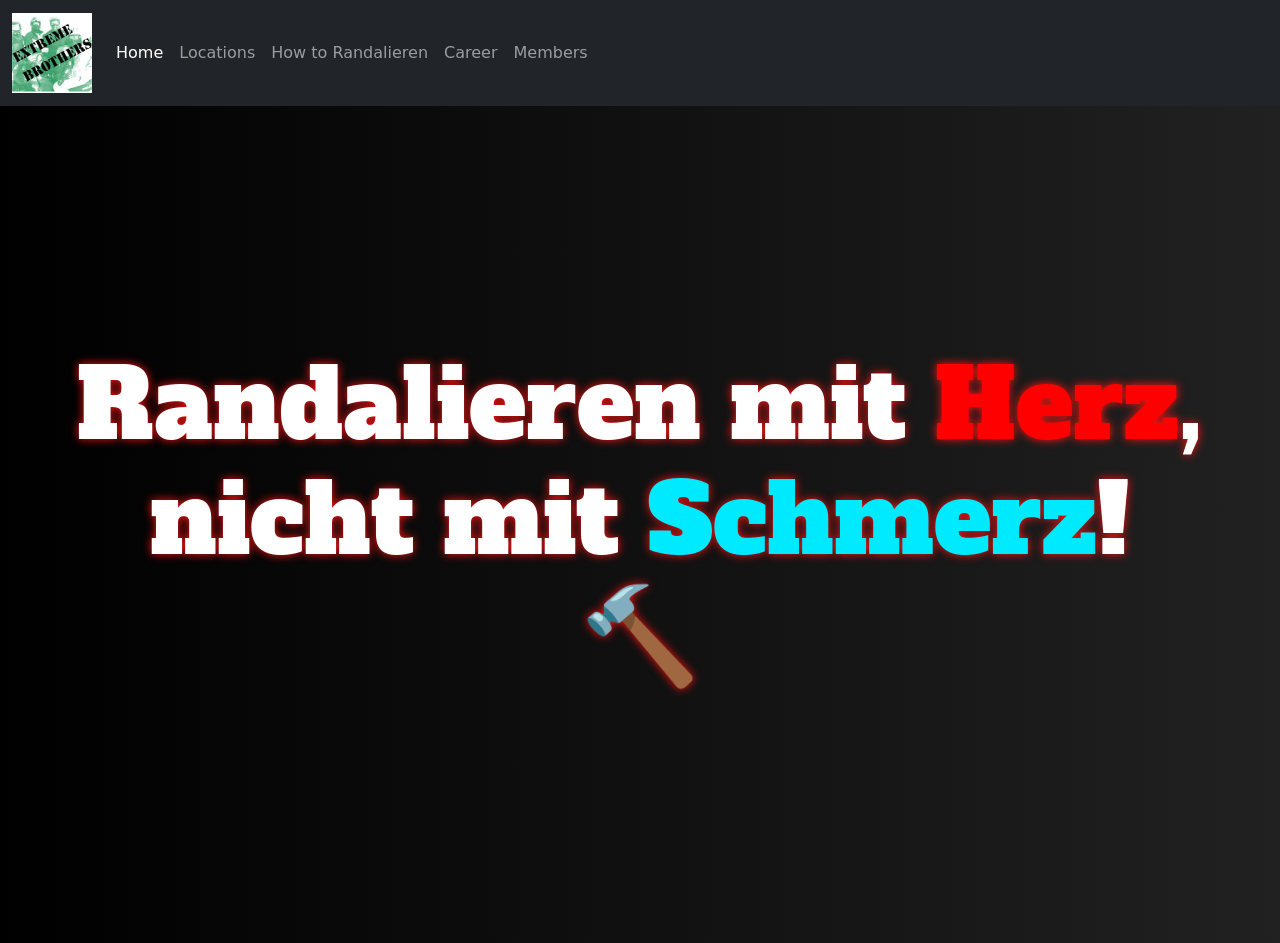
<file: index.html>
<!DOCTYPE html>
<html lang="en">
<head>
  <meta charset="UTF-8">
  <meta name="viewport" content="width=device-width, initial-scale=1.0">
  <title>Home</title>

  <link rel="stylesheet" href="../css/styles.css">
  <!-- Bootstrap CSS -->
  <link href="https://cdn.jsdelivr.net/npm/bootstrap@5.3.8/dist/css/bootstrap.min.css" rel="stylesheet" integrity="sha384-sRIl4kxILFvY47J16cr9ZwB07vP4J8+LH7qKQnuqkuIAvNWLzeN8tE5YBujZqJLB" crossorigin="anonymous">

  <link rel="preconnect" href="https://fonts.googleapis.com">
  <link rel="preconnect" href="https://fonts.gstatic.com" crossorigin>
  <link href="https://fonts.googleapis.com/css2?family=Alfa+Slab+One&family=Comic+Relief:wght@400;700&display=swap" rel="stylesheet">
</head>
<body>

<nav class="navbar navbar-expand-lg bg-dark navbar-dark">
  <div class="container-fluid">
    <a class="navbar-brand" href="#"> <img src="../img/extremebrothers.jpg" alt="Logo" height="80px" width="80px"> </a>
    <button class="navbar-toggler" type="button" data-bs-toggle="collapse" data-bs-target="#navbarNavAltMarkup" aria-controls="navbarNavAltMarkup" aria-expanded="false" aria-label="Toggle navigation">
      <span class="navbar-toggler-icon"></span>
    </button>
    <div class="collapse navbar-collapse" id="navbarNavAltMarkup">
      <div class="navbar-nav">
        <a class="nav-link active" aria-current="page" href="index.html">Home</a>
        <a class="nav-link" href="locations.html">Locations</a>
        <a class="nav-link" href="how-to-randalieren.html">How to Randalieren</a>
        <a class="nav-link" href="career.html">Career</a>
        <a class="nav-link" href="members.html">Members</a>
      </div>
    </div>
  </div>
</nav>

  <article class="index_article">
  <h1 class="index_bigtext">Randalieren mit <span id="heart">Herz</span>, <br>nicht mit <span id="pain">Schmerz</span>! <br>🔨</h1>
  </article>

  <script src="https://cdn.jsdelivr.net/npm/bootstrap@5.3.8/dist/js/bootstrap.bundle.min.js" integrity="sha384-FKyoEForCGlyvwx9Hj09JcYn3nv7wiPVlz7YYwJrWVcXK/BmnVDxM+D2scQbITxI" crossorigin="anonymous"></script>
</body>
</html>
</file>
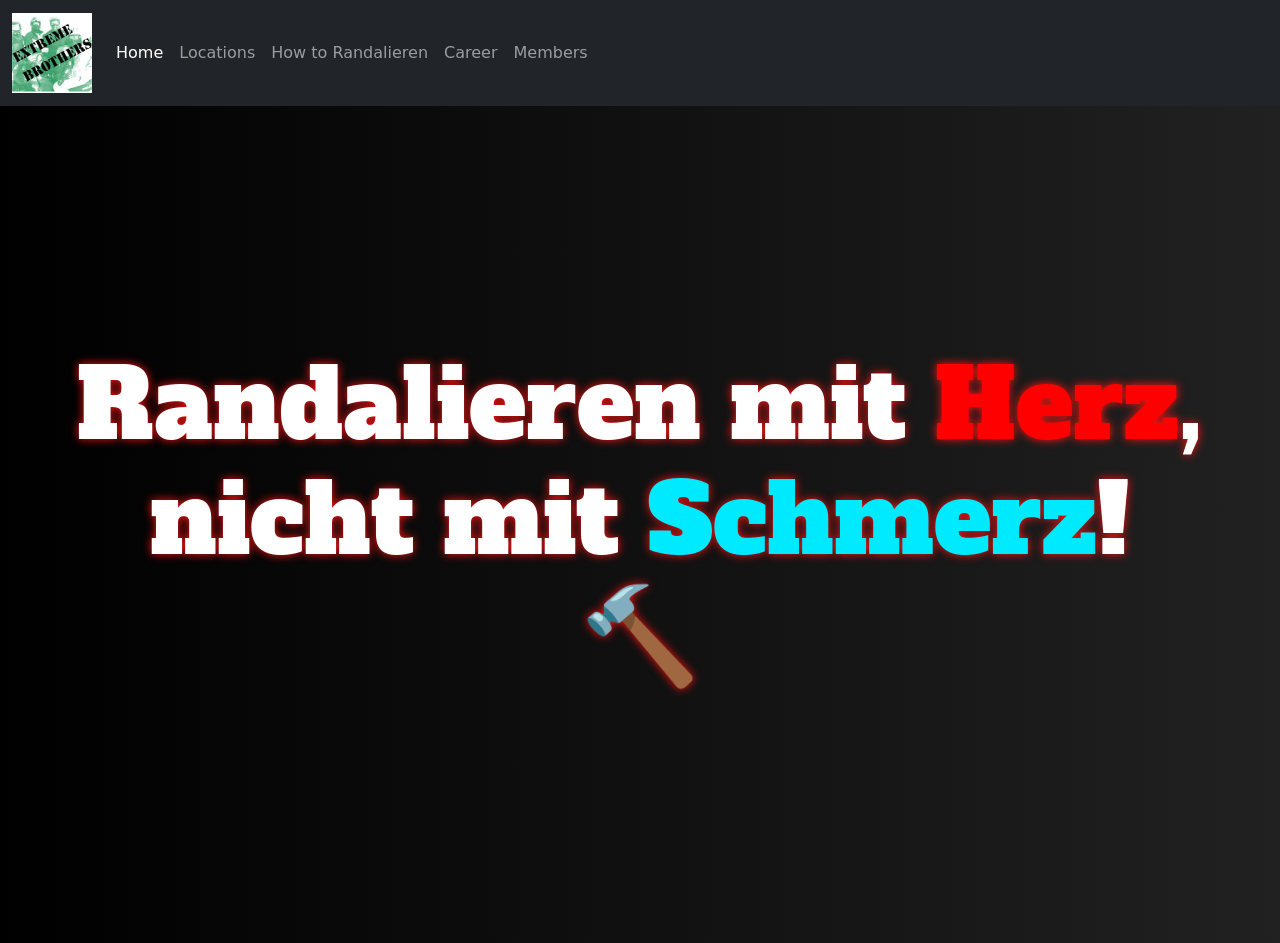
<file: html/index.html>
<!DOCTYPE html>
<html lang="en">
<head>
  <meta charset="UTF-8">
  <meta name="viewport" content="width=device-width, initial-scale=1.0">
  <title>Home</title>

  <link rel="stylesheet" href="../css/styles.css">
  <!-- Bootstrap CSS -->
  <link href="https://cdn.jsdelivr.net/npm/bootstrap@5.3.8/dist/css/bootstrap.min.css" rel="stylesheet" integrity="sha384-sRIl4kxILFvY47J16cr9ZwB07vP4J8+LH7qKQnuqkuIAvNWLzeN8tE5YBujZqJLB" crossorigin="anonymous">

  <link rel="preconnect" href="https://fonts.googleapis.com">
  <link rel="preconnect" href="https://fonts.gstatic.com" crossorigin>
  <link href="https://fonts.googleapis.com/css2?family=Alfa+Slab+One&family=Comic+Relief:wght@400;700&display=swap" rel="stylesheet">
</head>
<body>

<nav class="navbar navbar-expand-lg bg-dark navbar-dark">
  <div class="container-fluid">
    <a class="navbar-brand" href="#"> <img src="../img/extremebrothers.jpg" alt="Logo" height="80px" width="80px"> </a>
    <button class="navbar-toggler" type="button" data-bs-toggle="collapse" data-bs-target="#navbarNavAltMarkup" aria-controls="navbarNavAltMarkup" aria-expanded="false" aria-label="Toggle navigation">
      <span class="navbar-toggler-icon"></span>
    </button>
    <div class="collapse navbar-collapse" id="navbarNavAltMarkup">
      <div class="navbar-nav">
        <a class="nav-link active" aria-current="page" href="index.html">Home</a>
        <a class="nav-link" href="locations.html">Locations</a>
        <a class="nav-link" href="how-to-randalieren.html">How to Randalieren</a>
        <a class="nav-link" href="career.html">Career</a>
        <a class="nav-link" href="members.html">Members</a>
      </div>
    </div>
  </div>
</nav>

  <article class="index_article">
  <h1 class="index_bigtext">Randalieren mit <span id="heart">Herz</span>, <br>nicht mit <span id="pain">Schmerz</span>! <br>🔨</h1>
  </article>

  <script src="https://cdn.jsdelivr.net/npm/bootstrap@5.3.8/dist/js/bootstrap.bundle.min.js" integrity="sha384-FKyoEForCGlyvwx9Hj09JcYn3nv7wiPVlz7YYwJrWVcXK/BmnVDxM+D2scQbITxI" crossorigin="anonymous"></script>

</body>
</html>
</file>
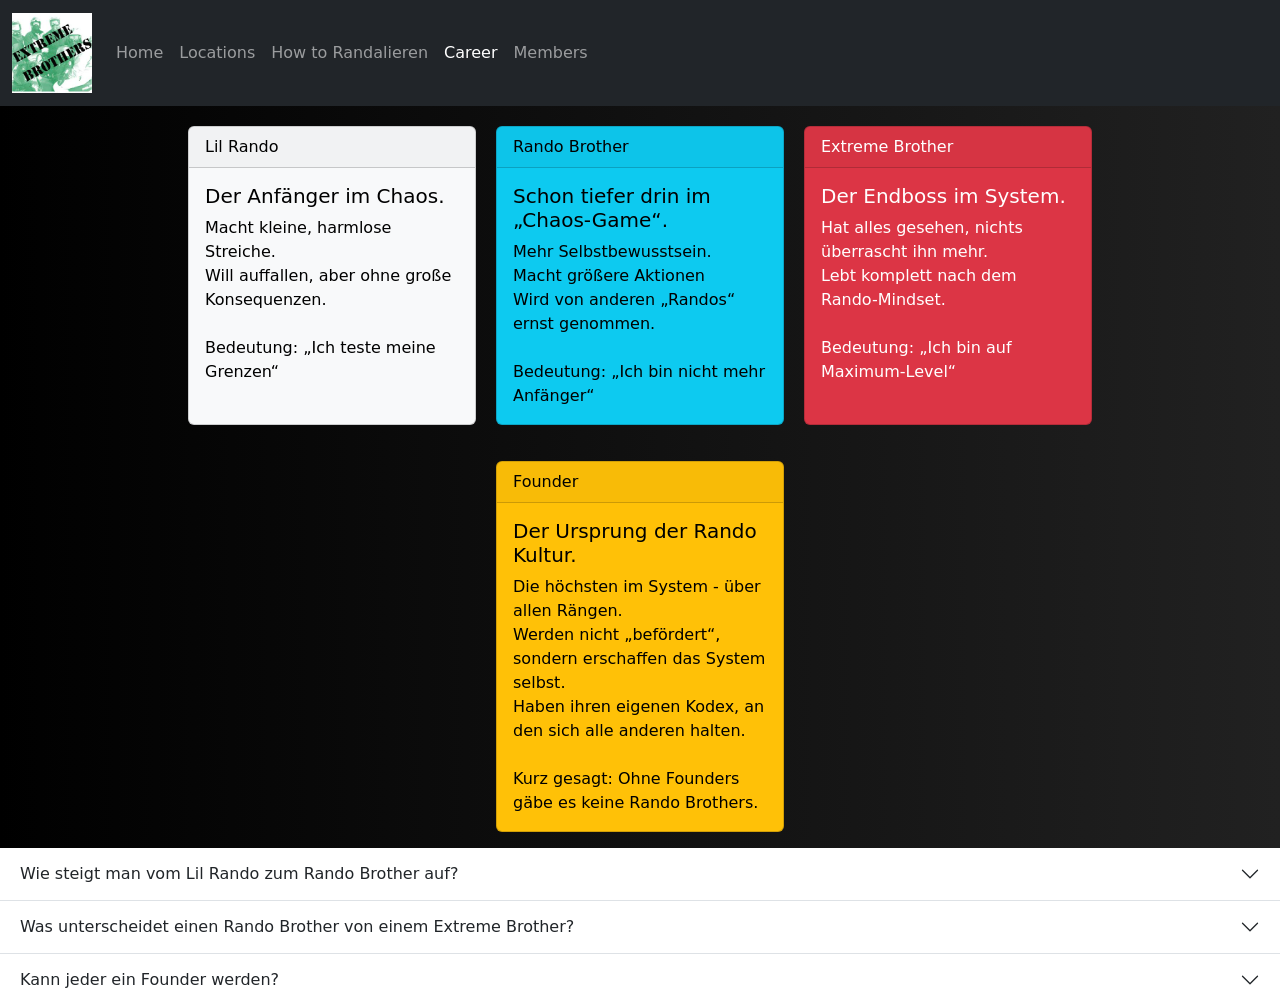
<file: html/career.html>
<!DOCTYPE html>
<html lang="en">
<head>
  <meta charset="UTF-8">
  <meta name="viewport" content="width=device-width, initial-scale=1.0">
  <title>Career</title>

  <link rel="stylesheet" href="../css/styles.css">
  <!-- Bootstrap CSS -->
  <link href="https://cdn.jsdelivr.net/npm/bootstrap@5.3.8/dist/css/bootstrap.min.css" rel="stylesheet" integrity="sha384-sRIl4kxILFvY47J16cr9ZwB07vP4J8+LH7qKQnuqkuIAvNWLzeN8tE5YBujZqJLB" crossorigin="anonymous">

  <link rel="preconnect" href="https://fonts.googleapis.com">
  <link rel="preconnect" href="https://fonts.gstatic.com" crossorigin>
  <link href="https://fonts.googleapis.com/css2?family=Alfa+Slab+One&family=Comic+Relief:wght@400;700&display=swap" rel="stylesheet">
</head>
<body>

<nav class="navbar navbar-expand-lg bg-dark navbar-dark">
  <div class="container-fluid">
    <a class="navbar-brand" href="#"> <img src="../img/extremebrothers.jpg" alt="Logo" height="80px" width="80px"> </a>
    <button class="navbar-toggler" type="button" data-bs-toggle="collapse" data-bs-target="#navbarNavAltMarkup" aria-controls="navbarNavAltMarkup" aria-expanded="false" aria-label="Toggle navigation">
      <span class="navbar-toggler-icon"></span>
    </button>
    <div class="collapse navbar-collapse" id="navbarNavAltMarkup">
      <div class="navbar-nav">
        <a class="nav-link" href="index.html">Home</a>
        <a class="nav-link" href="locations.html">Locations</a>
        <a class="nav-link" href="how-to-randalieren.html">How to Randalieren</a>
        <a class="nav-link active" aria-current="page" href="career.html">Career</a>
        <a class="nav-link" href="members.html">Members</a>
      </div>
    </div>
  </div>
</nav>

<div class ="container" style="margin-top: 20px; display: flex; flex-wrap: wrap; gap: 20px; justify-content: center;">

<div class="card text-bg-light mb-3" style="max-width: 18rem;">
  <div class="card-header">Lil Rando</div>
  <div class="card-body">
    <h5 class="card-title">Der Anfänger im Chaos.</h5>
    <p class="card-text">Macht kleine, harmlose Streiche.
<br>Will auffallen, aber ohne große Konsequenzen.

<br><br>Bedeutung: „Ich teste meine Grenzen“</p>
  </div>
</div>

<div class="card text-bg-info mb-3" style="max-width: 18rem;">
  <div class="card-header">Rando Brother</div>
  <div class="card-body">
    <h5 class="card-title">Schon tiefer drin im „Chaos-Game“.</h5>
    <p class="card-text">Mehr Selbstbewusstsein.
<br>Macht größere Aktionen
<br>Wird von anderen „Randos“ ernst genommen.

<br><br>Bedeutung: „Ich bin nicht mehr Anfänger“</p>
  </div>
</div>

<div class="card text-bg-danger mb-3" style="max-width: 18rem;">
  <div class="card-header">Extreme Brother</div>
  <div class="card-body">
    <h5 class="card-title">Der Endboss im System.</h5>
    <p class="card-text">Hat alles gesehen, nichts überrascht ihn mehr.
<br>Lebt komplett nach dem Rando-Mindset.

<br><br>Bedeutung: „Ich bin auf Maximum-Level“</p>
  </div>
</div>

<div class="card text-bg-warning mb-3" style="max-width: 18rem;">
  <div class="card-header">Founder</div>
  <div class="card-body">
    <h5 class="card-title">Der Ursprung der Rando Kultur.</h5>
    <p class="card-text">Die höchsten im System - über allen Rängen.
<br>Werden nicht „befördert“, sondern erschaffen das System selbst.
<br>Haben ihren eigenen Kodex, an den sich alle anderen halten.

<br><br>Kurz gesagt: Ohne Founders gäbe es keine Rando Brothers.</p>
  </div>
</div>
</div>

<div class="accordion accordion-flush" id="accordionFlushExample">
  <div class="accordion-item">
    <h2 class="accordion-header">
      <button class="accordion-button collapsed" type="button" data-bs-toggle="collapse" data-bs-target="#flush-collapseOne" aria-expanded="false" aria-controls="flush-collapseOne">
        Wie steigt man vom Lil Rando zum Rando Brother auf?
      </button>
    </h2>
    <div id="flush-collapseOne" class="accordion-collapse collapse" data-bs-parent="#accordionFlushExample">
      <div class="accordion-body">Durch Entwicklung im Mindset. Ein Lil Rando testet sich selbst, ein Rando Brother hat Zerstörungswut, Selbstbewusstsein und wird von Besitzern einer Immobilie oder sonstigem gefürchtet.</div>
    </div>
  </div>
  <div class="accordion-item">
    <h2 class="accordion-header">
      <button class="accordion-button collapsed" type="button" data-bs-toggle="collapse" data-bs-target="#flush-collapseTwo" aria-expanded="false" aria-controls="flush-collapseTwo">
        Was unterscheidet einen Rando Brother von einem Extreme Brother?
      </button>
    </h2>
    <div id="flush-collapseTwo" class="accordion-collapse collapse" data-bs-parent="#accordionFlushExample">
      <div class="accordion-body">Der Rando Brother ist aktiv im „Game“, aber der Extreme Brother ist mental komplett auf einem anderen Level, außerdem unterscheidet sich die Außartung der Aktionen.</div>
    </div>
  </div>
  <div class="accordion-item">
    <h2 class="accordion-header">
      <button class="accordion-button collapsed" type="button" data-bs-toggle="collapse" data-bs-target="#flush-collapseThree" aria-expanded="false" aria-controls="flush-collapseThree">
        Kann jeder ein Founder werden?
      </button>
    </h2>
    <div id="flush-collapseThree" class="accordion-collapse collapse" data-bs-parent="#accordionFlushExample">
      <div class="accordion-body">Nein. Founders werden nicht „gemacht“, sie entstehen.
Sie sind die, die das System erschaffen, Regeln festlegen und die Kultur prägen. Du kannst inspiriert werden – aber ein echter Founder ist einmalig.</div>
    </div>
  </div>
</div>

  <script src="https://cdn.jsdelivr.net/npm/bootstrap@5.3.8/dist/js/bootstrap.bundle.min.js" integrity="sha384-FKyoEForCGlyvwx9Hj09JcYn3nv7wiPVlz7YYwJrWVcXK/BmnVDxM+D2scQbITxI" crossorigin="anonymous"></script>
</body>
</html>
</file>
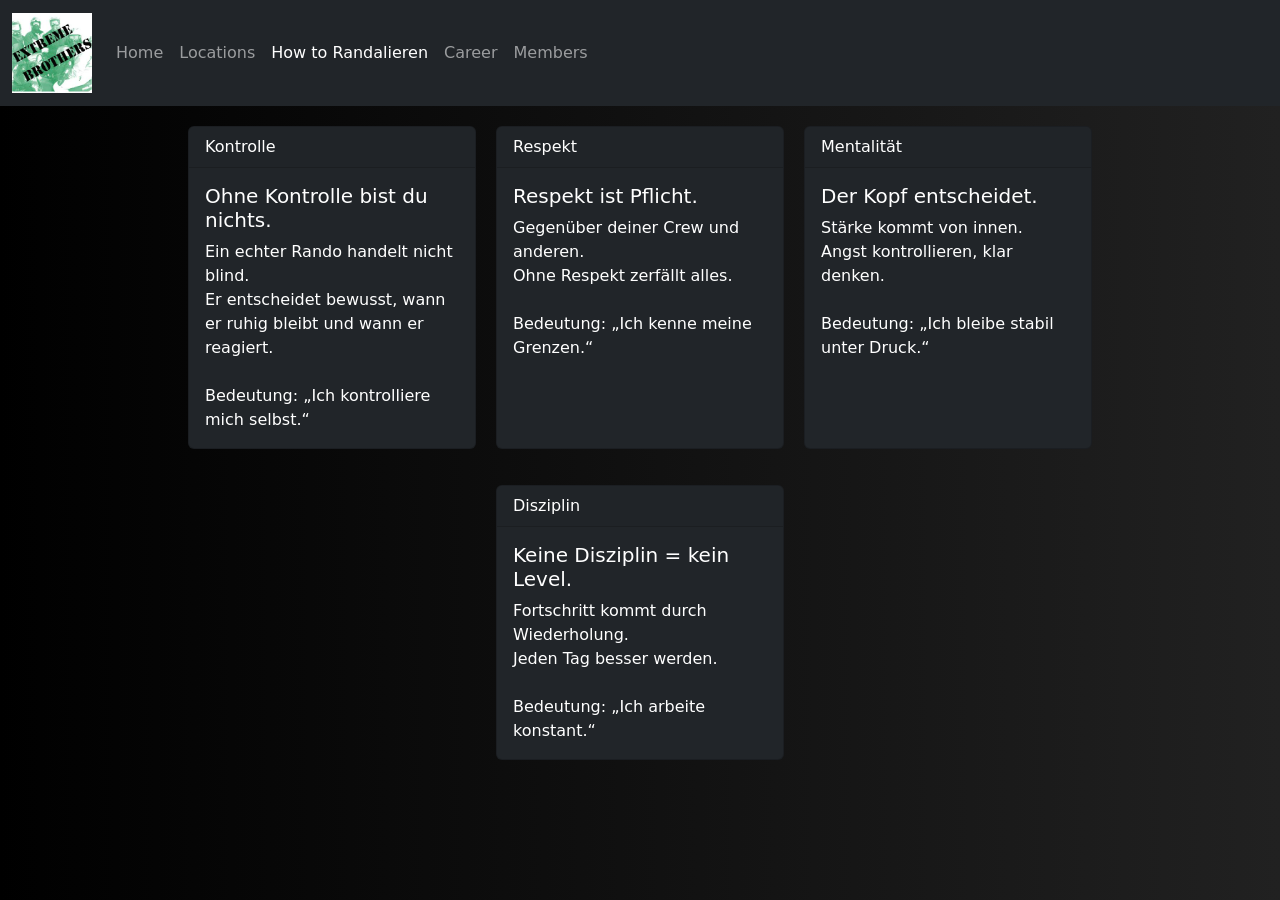
<file: html/how-to-randalieren.html>
<!DOCTYPE html>
<html lang="en">
<head>
  <meta charset="UTF-8">
  <meta name="viewport" content="width=device-width, initial-scale=1.0">
  <title>How to Randalieren</title>

  <link rel="stylesheet" href="../css/styles.css">
  <!-- Bootstrap CSS -->
  <link href="https://cdn.jsdelivr.net/npm/bootstrap@5.3.8/dist/css/bootstrap.min.css" rel="stylesheet" integrity="sha384-sRIl4kxILFvY47J16cr9ZwB07vP4J8+LH7qKQnuqkuIAvNWLzeN8tE5YBujZqJLB" crossorigin="anonymous">

  <link rel="preconnect" href="https://fonts.googleapis.com">
  <link rel="preconnect" href="https://fonts.gstatic.com" crossorigin>
  <link href="https://fonts.googleapis.com/css2?family=Alfa+Slab+One&family=Comic+Relief:wght@400;700&display=swap" rel="stylesheet">
</head>
<body>

<nav class="navbar navbar-expand-lg bg-dark navbar-dark">
  <div class="container-fluid">
    <a class="navbar-brand" href="#"> <img src="../img/extremebrothers.jpg" alt="Logo" height="80px" width="80px"> </a>
    <button class="navbar-toggler" type="button" data-bs-toggle="collapse" data-bs-target="#navbarNavAltMarkup" aria-controls="navbarNavAltMarkup" aria-expanded="false" aria-label="Toggle navigation">
      <span class="navbar-toggler-icon"></span>
    </button>
    <div class="collapse navbar-collapse" id="navbarNavAltMarkup">
      <div class="navbar-nav">
        <a class="nav-link" href="index.html">Home</a>
        <a class="nav-link" href="locations.html">Locations</a>
        <a class="nav-link active" aria-current="page" href="how-to-randalieren.html">How to Randalieren</a>
        <a class="nav-link" href="career.html">Career</a>
        <a class="nav-link" href="members.html">Members</a>
      </div>
    </div>
  </div>
</nav>

<div class="container" style="margin-top: 20px; display: flex; flex-wrap: wrap; gap: 20px; justify-content: center;">

  <div class="card text-bg-dark mb-3" style="max-width: 18rem;">
    <div class="card-header">Kontrolle</div>
    <div class="card-body">
      <h5 class="card-title">Ohne Kontrolle bist du nichts.</h5>
      <p class="card-text">
        Ein echter Rando handelt nicht blind.<br>
        Er entscheidet bewusst, wann er ruhig bleibt und wann er reagiert.<br><br>
        Bedeutung: „Ich kontrolliere mich selbst.“
      </p>
    </div>
  </div>

  <div class="card text-bg-dark mb-3" style="max-width: 18rem;">
    <div class="card-header">Respekt</div>
    <div class="card-body">
      <h5 class="card-title">Respekt ist Pflicht.</h5>
      <p class="card-text">
        Gegenüber deiner Crew und anderen.<br>
        Ohne Respekt zerfällt alles.<br><br>
        Bedeutung: „Ich kenne meine Grenzen.“
      </p>
    </div>
  </div>

  <div class="card text-bg-dark mb-3" style="max-width: 18rem;">
    <div class="card-header">Mentalität</div>
    <div class="card-body">
      <h5 class="card-title">Der Kopf entscheidet.</h5>
      <p class="card-text">
        Stärke kommt von innen.<br>
        Angst kontrollieren, klar denken.<br><br>
        Bedeutung: „Ich bleibe stabil unter Druck.“
      </p>
    </div>
  </div>

  <div class="card text-bg-dark mb-3" style="max-width: 18rem;">
    <div class="card-header">Disziplin</div>
    <div class="card-body">
      <h5 class="card-title">Keine Disziplin = kein Level.</h5>
      <p class="card-text">
        Fortschritt kommt durch Wiederholung.<br>
        Jeden Tag besser werden.<br><br>
        Bedeutung: „Ich arbeite konstant.“
      </p>
    </div>
  </div>

</div>

  <script src="https://cdn.jsdelivr.net/npm/bootstrap@5.3.8/dist/js/bootstrap.bundle.min.js" integrity="sha384-FKyoEForCGlyvwx9Hj09JcYn3nv7wiPVlz7YYwJrWVcXK/BmnVDxM+D2scQbITxI" crossorigin="anonymous"></script>
</body>
</html>
</file>
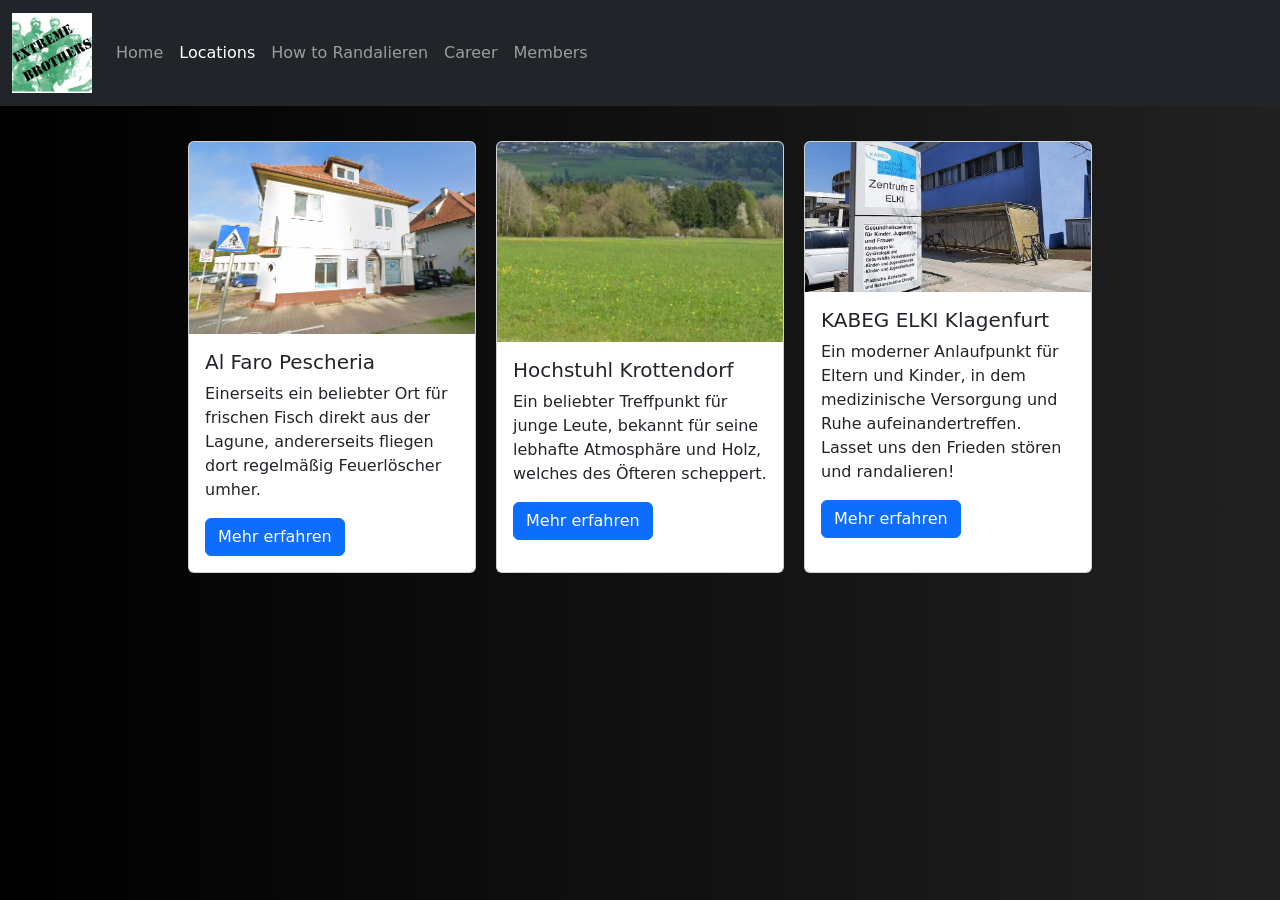
<file: html/locations.html>
<!DOCTYPE html>
<html lang="en">
<head>
  <meta charset="UTF-8">
  <meta name="viewport" content="width=device-width, initial-scale=1.0">
  <title>Locations</title>

  <link rel="stylesheet" href="../css/styles.css">
  <!-- Bootstrap CSS -->
  <link href="https://cdn.jsdelivr.net/npm/bootstrap@5.3.8/dist/css/bootstrap.min.css" rel="stylesheet" integrity="sha384-sRIl4kxILFvY47J16cr9ZwB07vP4J8+LH7qKQnuqkuIAvNWLzeN8tE5YBujZqJLB" crossorigin="anonymous">

  <link rel="preconnect" href="https://fonts.googleapis.com">
  <link rel="preconnect" href="https://fonts.gstatic.com" crossorigin>
  <link href="https://fonts.googleapis.com/css2?family=Alfa+Slab+One&family=Comic+Relief:wght@400;700&display=swap" rel="stylesheet">
</head>
<body>

<header>
<nav class="navbar navbar-expand-lg bg-dark navbar-dark">
  <div class="container-fluid">
    <a class="navbar-brand" href="#"> <img src="../img/extremebrothers.jpg" alt="Logo" height="80px" width="80px"> </a>
    <button class="navbar-toggler" type="button" data-bs-toggle="collapse" data-bs-target="#navbarNavAltMarkup" aria-controls="navbarNavAltMarkup" aria-expanded="false" aria-label="Toggle navigation">
      <span class="navbar-toggler-icon"></span>
    </button>
    <div class="collapse navbar-collapse" id="navbarNavAltMarkup">
      <div class="navbar-nav">
        <a class="nav-link" href="index.html">Home</a>
        <a class="nav-link active" aria-current="page" href="locations.html">Locations</a>
        <a class="nav-link" href="how-to-randalieren.html">How to Randalieren</a>
        <a class="nav-link" href="career.html">Career</a>
        <a class="nav-link" href="members.html">Members</a>
      </div>
    </div>
  </div>
</nav>
</header>

<div style="margin-top: 20px; display: flex; flex-wrap: wrap; gap: 20px; justify-content: center;">
<div class="card" style="width: 18rem;">
  <img src="../img/alfaro.png" class="card-img-top" alt="Al Faro Pescheria">
  <div class="card-body">
    <h5 class="card-title">Al Faro Pescheria</h5>
    <p class="card-text">Einerseits ein beliebter Ort für frischen Fisch direkt aus der Lagune, andererseits fliegen dort regelmäßig Feuerlöscher umher.</p>
    <a href="https://maps.app.goo.gl/e19ApyC7iA361cfYA" class="btn btn-primary">Mehr erfahren</a>
  </div>
</div>

<div class="card" style="width: 18rem;">
  <img src="../img/mariaelendhochstuhl.png" class="card-img-top" alt="Hochstuhl Krottendorf">
  <div class="card-body">
    <h5 class="card-title">Hochstuhl Krottendorf</h5>
    <p class="card-text">Ein beliebter Treffpunkt für junge Leute, bekannt für seine lebhafte Atmosphäre und Holz, welches des Öfteren scheppert.</p>
    <a href="https://maps.app.goo.gl/M8ADwUP1mvTRCoAbA" class="btn btn-primary">Mehr erfahren</a>
  </div>
</div>

<div class="card" style="width: 18rem;">
  <img src="../img/elki.jpg" class="card-img-top" alt="Hochstuhl Krottendorf">
  <div class="card-body">
    <h5 class="card-title">KABEG ELKI Klagenfurt</h5>
    <p class="card-text">Ein moderner Anlaufpunkt für Eltern und Kinder, in dem medizinische Versorgung und Ruhe aufeinandertreffen. Lasset uns den Frieden stören und randalieren!</p>
    <a href="https://maps.app.goo.gl/2Tf5ERvCkoPUVnCy6" class="btn btn-primary">Mehr erfahren</a>
  </div>
</div>
</div>
</div>

  <script src="https://cdn.jsdelivr.net/npm/bootstrap@5.3.8/dist/js/bootstrap.bundle.min.js" integrity="sha384-FKyoEForCGlyvwx9Hj09JcYn3nv7wiPVlz7YYwJrWVcXK/BmnVDxM+D2scQbITxI" crossorigin="anonymous"></script>
</body>
</html>
</file>
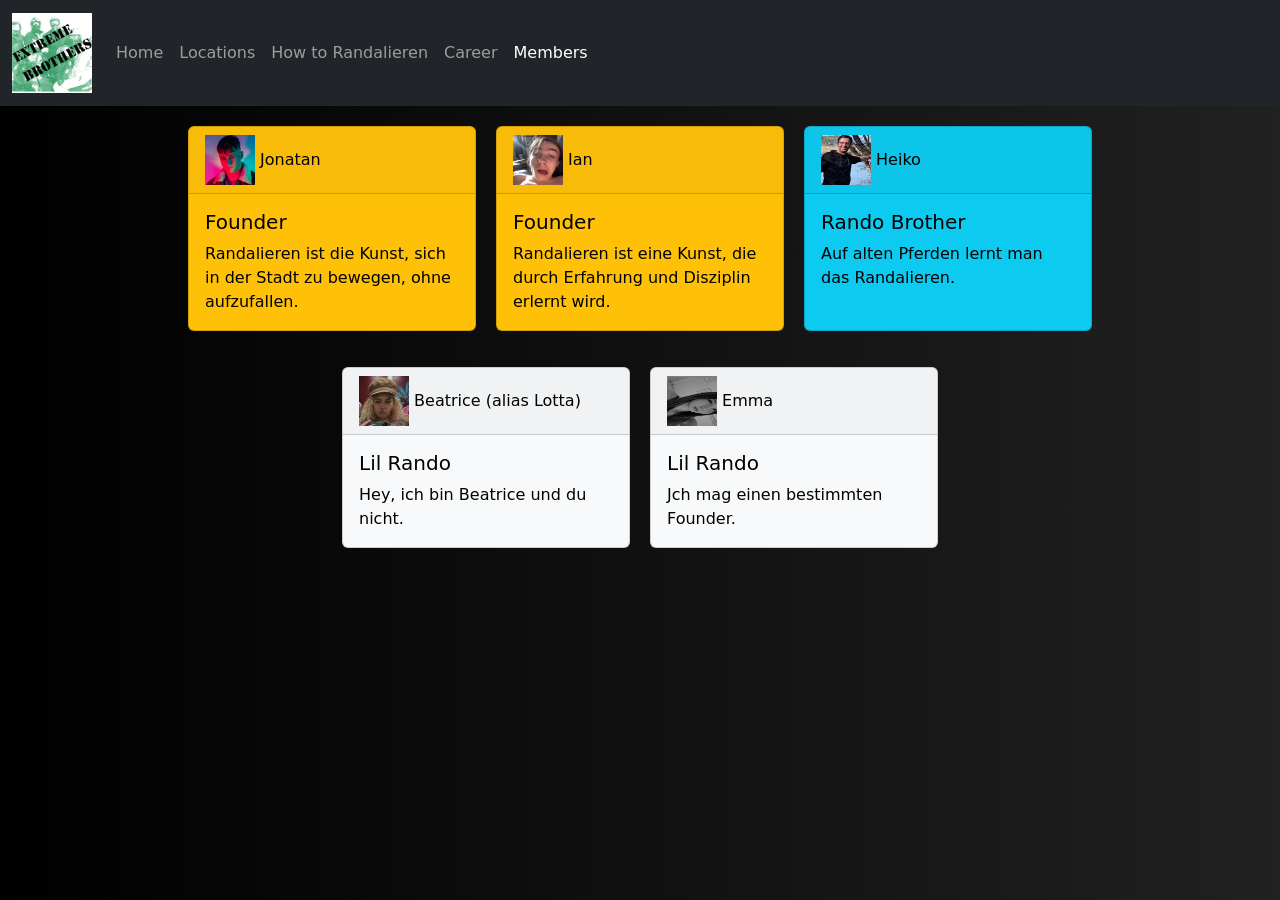
<file: html/members.html>
<!DOCTYPE html>
<html lang="en">
<head>
  <meta charset="UTF-8">
  <meta name="viewport" content="width=device-width, initial-scale=1.0">
  <title>Members</title>

  <link rel="stylesheet" href="../css/styles.css">
  <!-- Bootstrap CSS -->
  <link href="https://cdn.jsdelivr.net/npm/bootstrap@5.3.8/dist/css/bootstrap.min.css" rel="stylesheet" integrity="sha384-sRIl4kxILFvY47J16cr9ZwB07vP4J8+LH7qKQnuqkuIAvNWLzeN8tE5YBujZqJLB" crossorigin="anonymous">

  <link rel="preconnect" href="https://fonts.googleapis.com">
  <link rel="preconnect" href="https://fonts.gstatic.com" crossorigin>
  <link href="https://fonts.googleapis.com/css2?family=Alfa+Slab+One&family=Comic+Relief:wght@400;700&display=swap" rel="stylesheet">
</head>
<body>

<nav class="navbar navbar-expand-lg bg-dark navbar-dark">
  <div class="container-fluid">
    <a class="navbar-brand" href="#"> <img src="../img/extremebrothers.jpg" alt="Logo" height="80px" width="80px"> </a>
    <button class="navbar-toggler" type="button" data-bs-toggle="collapse" data-bs-target="#navbarNavAltMarkup" aria-controls="navbarNavAltMarkup" aria-expanded="false" aria-label="Toggle navigation">
      <span class="navbar-toggler-icon"></span>
    </button>
    <div class="collapse navbar-collapse" id="navbarNavAltMarkup">
      <div class="navbar-nav">
        <a class="nav-link" href="index.html">Home</a>
        <a class="nav-link" href="locations.html">Locations</a>
        <a class="nav-link" href="how-to-randalieren.html">How to Randalieren</a>
        <a class="nav-link" href="career.html">Career</a>
        <a class="nav-link active" aria-current="page" href="members.html">Members</a>
      </div>
    </div>
  </div>
</nav>

<div class="container" style="margin-top: 20px; display: flex; flex-wrap: wrap; gap: 20px; justify-content: center;">

  <div class="card text-bg-warning mb-3" style="max-width: 18rem;">
    <div class="card-header"><img src="../img/jonatan.png" alt="Jonatan" style="width: 50px; height: 50px;"> Jonatan</div>
    <div class="card-body">
      <h5 class="card-title">Founder</h5>
      <p class="card-text">Randalieren ist die Kunst, sich in der Stadt zu bewegen, ohne aufzufallen.</p>
    </div>
  </div>

  <div class="card text-bg-warning mb-3" style="max-width: 18rem;">
    <div class="card-header"><img src="../img/ian.png" alt="Ian" style="width: 50px; height: 50px;"> Ian</div>
    <div class="card-body">
      <h5 class="card-title">Founder</h5>
      <p class="card-text">Randalieren ist eine Kunst, die durch Erfahrung und Disziplin erlernt wird.</p>
    </div>
  </div>

  <div class="card text-bg-info mb-3" style="max-width: 18rem;">
    <div class="card-header"><img src="../img/heiko.jpeg" alt="Heiko" style="width: 50px; height: 50px;"> Heiko</div>
    <div class="card-body">
      <h5 class="card-title">Rando Brother</h5>
      <p class="card-text">Auf alten Pferden lernt man das Randalieren.</p>
    </div>
  </div>

  <div class="card text-bg-light mb-3" style="max-width: 18rem;">
    <div class="card-header"><img src="../img/lotta.png" alt="Beatrice" style="width: 50px; height: 50px;"> Beatrice (alias Lotta)</div>
    <div class="card-body">
      <h5 class="card-title">Lil Rando</h5>
      <p class="card-text">Hey, ich bin Beatrice und du nicht.</p>
    </div>
  </div>

  <div class="card text-bg-light mb-3" style="max-width: 18rem;">
    <div class="card-header"><img src="../img/emma.jpeg" alt="Beatrice" style="width: 50px; height: 50px;"> Emma</div>
    <div class="card-body">
      <h5 class="card-title">Lil Rando</h5>
      <p class="card-text">Jch mag einen bestimmten Founder.</p>
    </div>
  </div>
</div>

  <script src="https://cdn.jsdelivr.net/npm/bootstrap@5.3.8/dist/js/bootstrap.bundle.min.js" integrity="sha384-FKyoEForCGlyvwx9Hj09JcYn3nv7wiPVlz7YYwJrWVcXK/BmnVDxM+D2scQbITxI" crossorigin="anonymous"></script>
</body>
</html>
</file>
<file: css/styles.css>
html, body {
  height: 100%;
  margin: 0;

  background: linear-gradient(to right, black, rgb(33, 33, 33));
}

header {
  padding-bottom: 15px;
}

.index_article {
  height: 93vh;
  display: grid;
  place-items: center;

  text-align: center;
}

.index_bigtext {
  font-size: 6rem;

  color: #ffffff;
  font-family: "Alfa Slab One", serif;

  text-shadow: 0px 0px 10px rgb(255, 19, 19);
}

@media (max-width: 768px) {
  .index_bigtext {
    font-size: 3rem;
  }
}

@media (max-width: 480px) {
  .index_bigtext {
    font-size: 2rem;
  }
}

#heart {
  color: red;
}

#pain {
  color: rgb(0, 234, 255);
}

.accordion-item {
  background-color: black;
  border: none;
}

.accordion-body {
  background-color: black;
  color: white;
}

.chat-wrapper {
  display: flex;
  flex-direction: column;
  align-items: center;
  margin-top: 30px;
}

.chat-title {
  font-family: "Alfa Slab One", serif;
  color: white;
  text-shadow: 0 0 10px red;
  margin-bottom: 20px;
}

.chat-box {
  width: 80%;
  max-width: 600px;
  height: 400px;
  overflow-y: auto;

  background: #111;
  border: 2px solid red;
  border-radius: 10px;

  padding: 10px;
  color: white;
}

.msg {
  background: #222;
  padding: 8px;
  margin: 5px 0;
  border-radius: 5px;
}

.chat-input {
  margin-top: 10px;
  display: flex;
  gap: 10px;
  width: 80%;
  max-width: 600px;
}

.chat-input input {
  flex: 1;
  padding: 10px;
  border: none;
  border-radius: 5px;
}

.chat-input button {
  background: red;
  color: white;
  border: none;
  padding: 10px 15px;
  border-radius: 5px;
  cursor: pointer;
}
</file>
